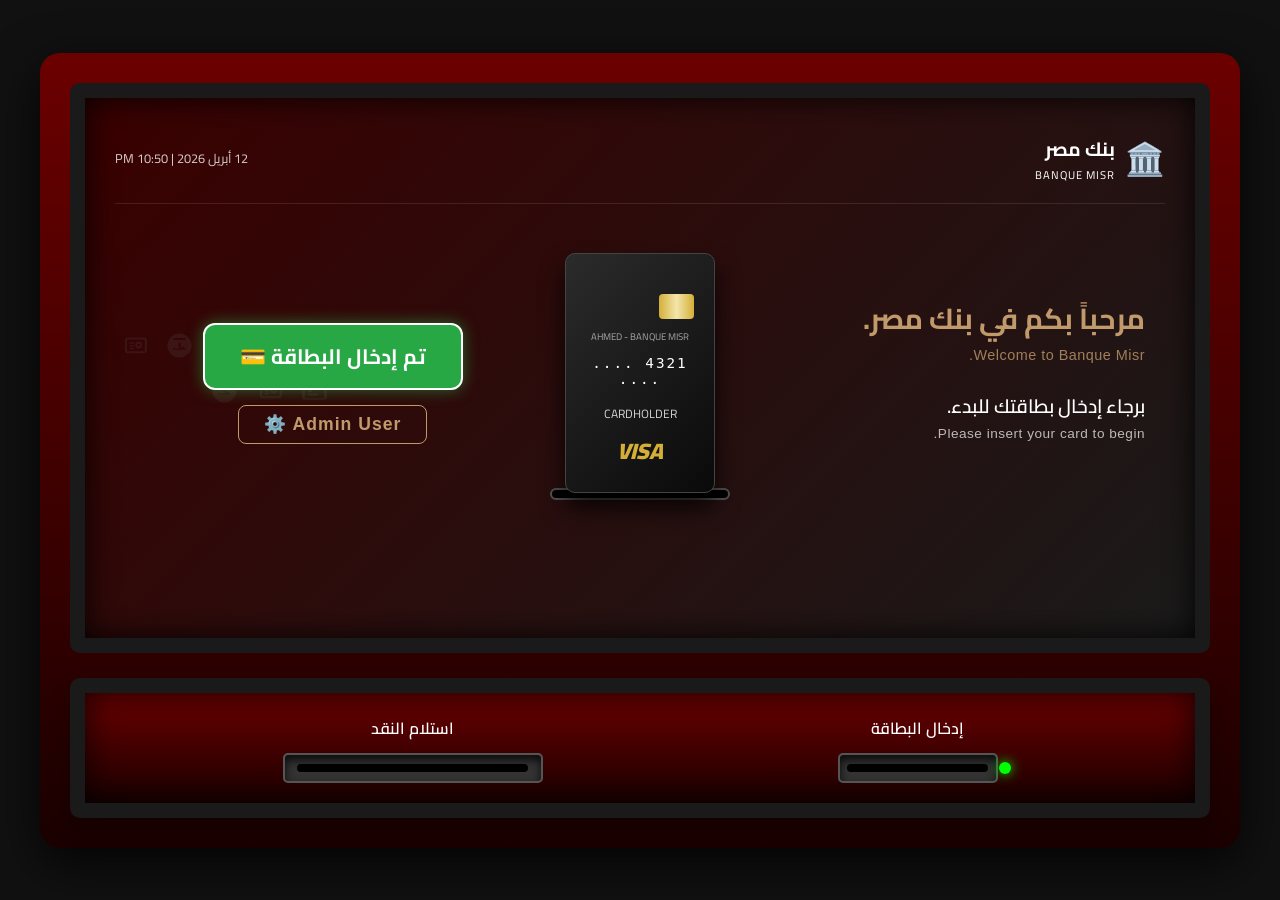
<file: index.html>
<!DOCTYPE html>
<html lang="ar" dir="rtl">
<head>
    <meta charset="UTF-8">
    <meta name="viewport" content="width=device-width, initial-scale=1.0">
    <title>ATM - Banque Misr</title>
    <link rel="stylesheet" href="style.css">
    <link href="https://fonts.googleapis.com/css2?family=Cairo:wght@400;600;700&family=Noto+Naskh+Arabic&display=swap" rel="stylesheet">
</head>
<body>
    
    <div class="atm-rectangular-casing">
        <div class="atm-interface">
            
            <div class="atm-screen-rectangular">
                
                <div class="symbols-pattern-left">
                    <div class="symbol symbol-coin"></div>
                    <div class="symbol symbol-card"></div>
                    <div class="symbol symbol-money"></div>
                    <div class="symbol symbol-coin"></div>
                    <div class="symbol symbol-money"></div>
                    <div class="symbol symbol-card"></div>
                    <div class="symbol symbol-money"></div>
                    <div class="symbol symbol-coin"></div>
                </div>

                <header class="screen-header">
                    <div class="bank-logo">
                        <div class="logo-icon">🏛️</div>
                        <div class="logo-text">
                            <span class="ar">بنك مصر</span>
                            <span class="en">BANQUE MISR</span>
                        </div>
                    </div>
                    <div class="date-time">12 أبريل 2026 | 10:50 PM</div>
                </header>
                
                <main class="screen-main-content">
                    
                    <div class="screen-messages-container">
                        <h1 class="welcome-message-ar">مرحباً بكم في بنك مصر.</h1>
                        <p class="welcome-message-en">Welcome to Banque Misr.</p>
                        
                        <h2 class="instruction-message-ar">برجاء إدخال بطاقتك للبدء.</h2>
                        <p class="instruction-message-en">Please insert your card to begin.</p>
                    </div>
                    
                    <div class="screen-card-and-slot-container">
                        
                        <div class="vertical-black-card floating-card">
                            <div class="card-chip"></div>
                            <div class="card-details">
                                <span class="partner-text">Ahmed - Banque Misr</span>
                                <span class="digits">4321 .... ....</span>
                                <span class="cardholder-name">CARDHOLDER</span>
                                <span class="card-brand">VISA</span>
                            </div>
                        </div>
                        
                        <div class="card-slot-visual"></div>
                    </div>

                    <div style="text-align: center; margin-top: 20px; z-index: 10; display: flex; flex-direction: column; align-items: center; gap: 15px;">
                        <button class="insert-card-btn">تم إدخال البطاقة 💳</button>
                        <button class="admin-login-btn" id="admin-entrance-btn">Admin User ⚙️</button>
                    </div>
                    <div class="empty-left-column"></div>

                </main>
            </div>
            
            <div class="atm-lower-console-rectangular">
                <div class="console-section">
                    <span class="console-label">إدخال البطاقة</span>
                    <div class="hardware-slot">
                        <div class="slot-opening"></div>
                        <div class="indicator-light glowing-slot"></div>
                    </div>
                </div>

                <div class="console-section">
                    <span class="console-label">استلام النقد</span>
                    <div class="hardware-slot cash-slot-wide">
                        <div class="slot-opening"></div>
                    </div>
                </div>
            </div>
            
        </div>
    </div>
    <script src="app.js"></script>
</body>
</html>
</file>
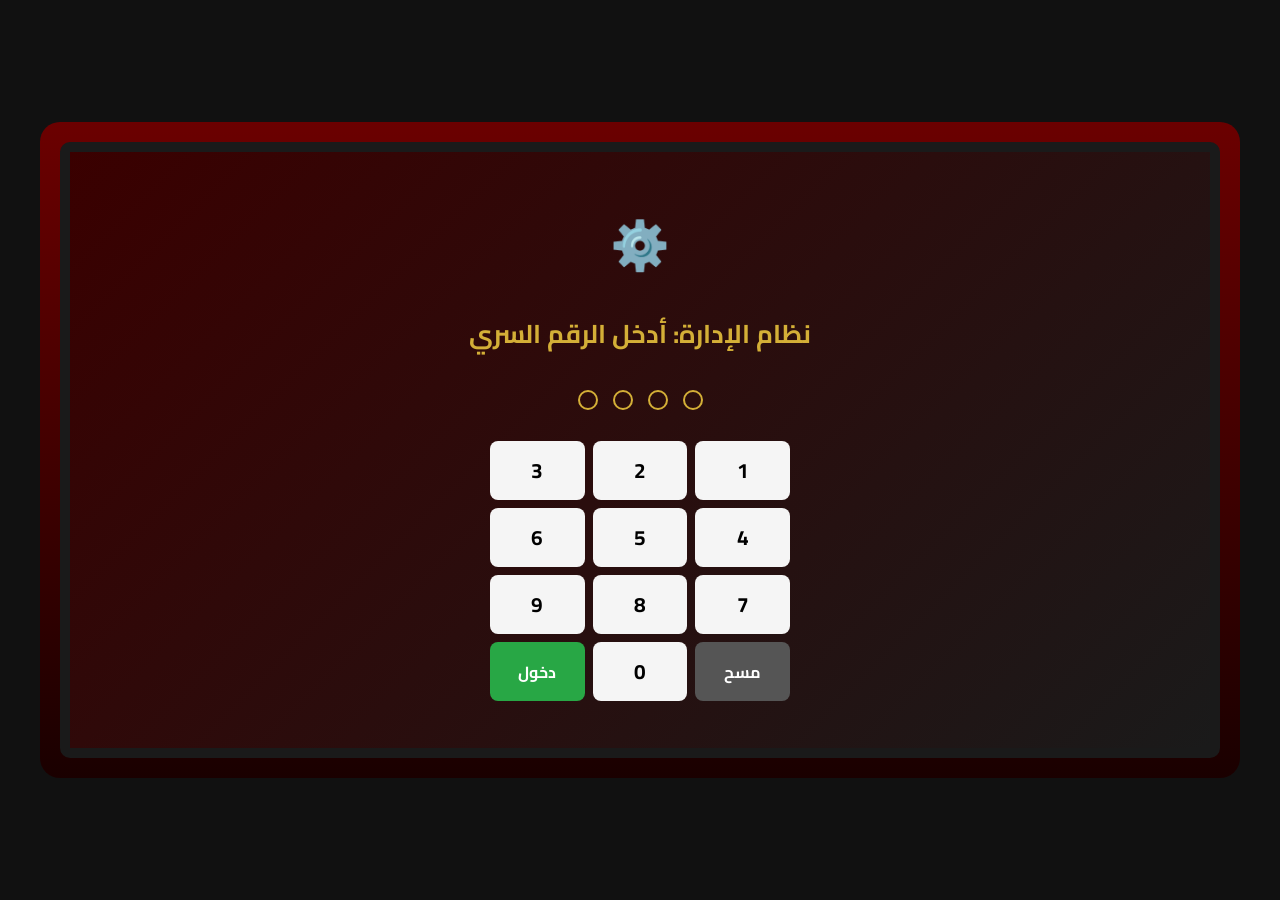
<file: admin-login.html>
<!DOCTYPE html>
<html lang="ar" dir="rtl">
<head>
    <meta charset="UTF-8">
    <title>ATM - Admin Login</title>
    <link rel="stylesheet" href="admin-style.css">
    <link href="https://fonts.googleapis.com/css2?family=Cairo:wght@700&display=swap" rel="stylesheet">
</head>
<body>
    <div class="atm-rectangular-casing">
        <div class="atm-interface">
            <div class="atm-screen-rectangular">
                <main class="admin-main">
                    <div class="admin-icon">⚙️</div>
                    <h1 class="title">نظام الإدارة: أدخل الرقم السري</h1>
                    <div class="pin-display">
                        <div class="pin-dot"></div><div class="pin-dot"></div><div class="pin-dot"></div><div class="pin-dot"></div>
                    </div>
                    <div class="keypad">
                        <button class="n-btn">1</button><button class="n-btn">2</button><button class="n-btn">3</button>
                        <button class="n-btn">4</button><button class="n-btn">5</button><button class="n-btn">6</button>
                        <button class="n-btn">7</button><button class="n-btn">8</button><button class="n-btn">9</button>
                        <button class="n-btn del">مسح</button><button class="n-btn">0</button><button class="n-btn confirm">دخول</button>
                    </div>
                </main>
            </div>
        </div>
    </div>
    <script src="app.js"></script>
</body>
</html>
</file>
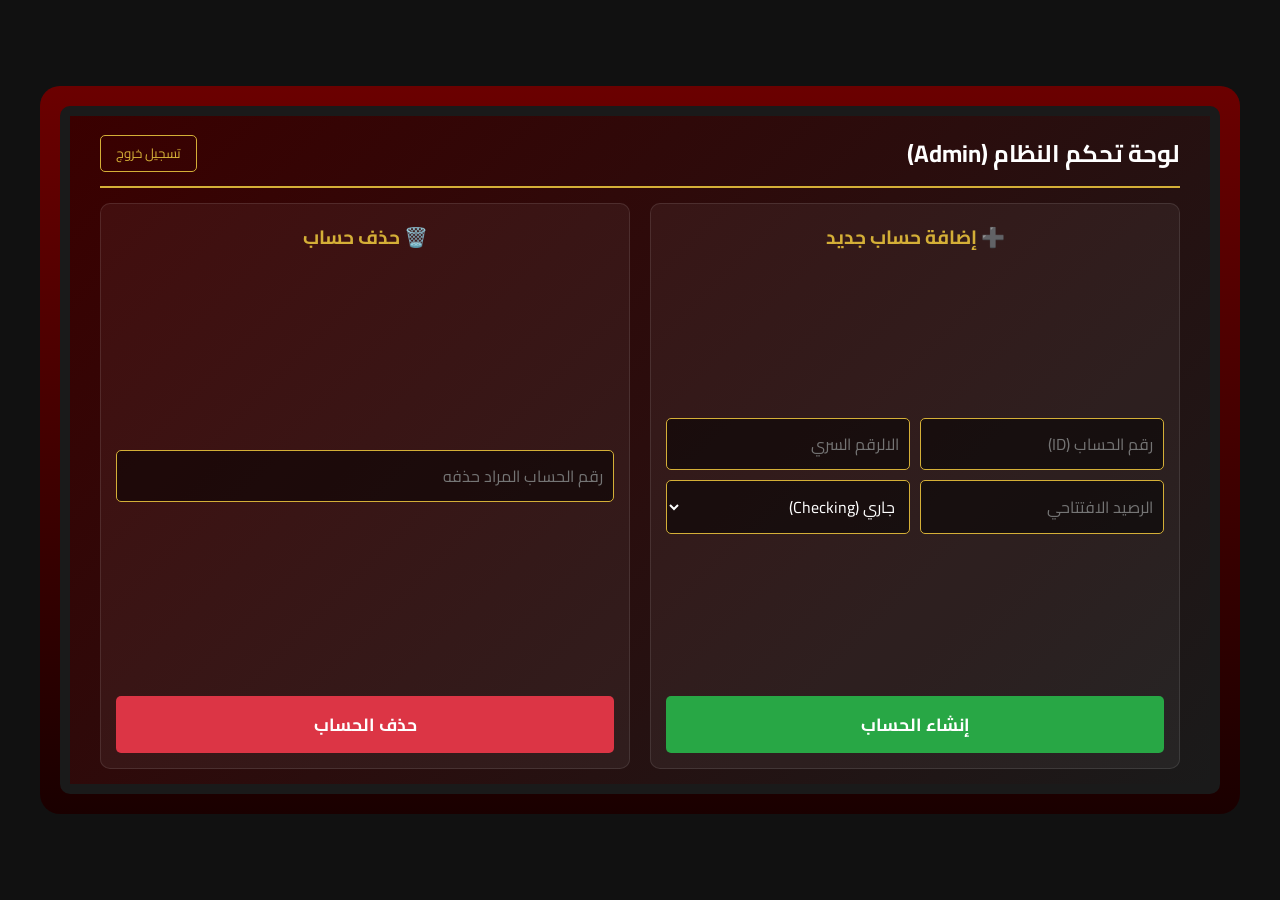
<file: admin.html>
<!DOCTYPE html>
<html lang="ar" dir="rtl">
<head>
    <meta charset="UTF-8">
    <title>ATM - Admin Dashboard</title>
    <link rel="stylesheet" href="admin-style.css">
    <link href="https://fonts.googleapis.com/css2?family=Cairo:wght@700&display=swap" rel="stylesheet">
</head>
<body>
    <div class="atm-rectangular-casing">
        <div class="atm-interface">
            <div class="atm-screen-rectangular">
                <header class="dash-header">
                    <h2>لوحة تحكم النظام (Admin)</h2>
                    <button class="logout-btn" id="admin-logout">تسجيل خروج</button>
                </header>
                
                <main class="dash-content">
                    <div class="admin-panel">
                        <h3 class="panel-title">➕ إضافة حساب جديد</h3>
                        <div class="form-grid">
                            <input type="text" id="new-acc-id" placeholder="رقم الحساب (ID)" class="admin-input">
                            <input type="password" id="new-acc-pin" placeholder="الالرقم السري" class="admin-input">
                            <input type="number" id="new-acc-balance" placeholder="الرصيد الافتتاحي" class="admin-input">
                            <select id="new-acc-type" class="admin-input">
                                <option value="1">جاري (Checking)</option>
                                <option value="2">توفير (Savings)</option>
                            </select>
                        </div>
                        <button class="submit-btn green" id="add-acc-btn">إنشاء الحساب</button>
                    </div>

                    <div class="admin-panel">
                        <h3 class="panel-title">🗑️ حذف حساب</h3>
                        <div class="form-grid single">
                            <input type="text" id="del-acc-id" placeholder="رقم الحساب المراد حذفه" class="admin-input">
                        </div>
                        <button class="submit-btn red" id="del-acc-btn">حذف الحساب</button>
                    </div>
                </main>
            </div>
        </div>
    </div>
    <script src="app.js"></script>
</body>
</html>
</file>
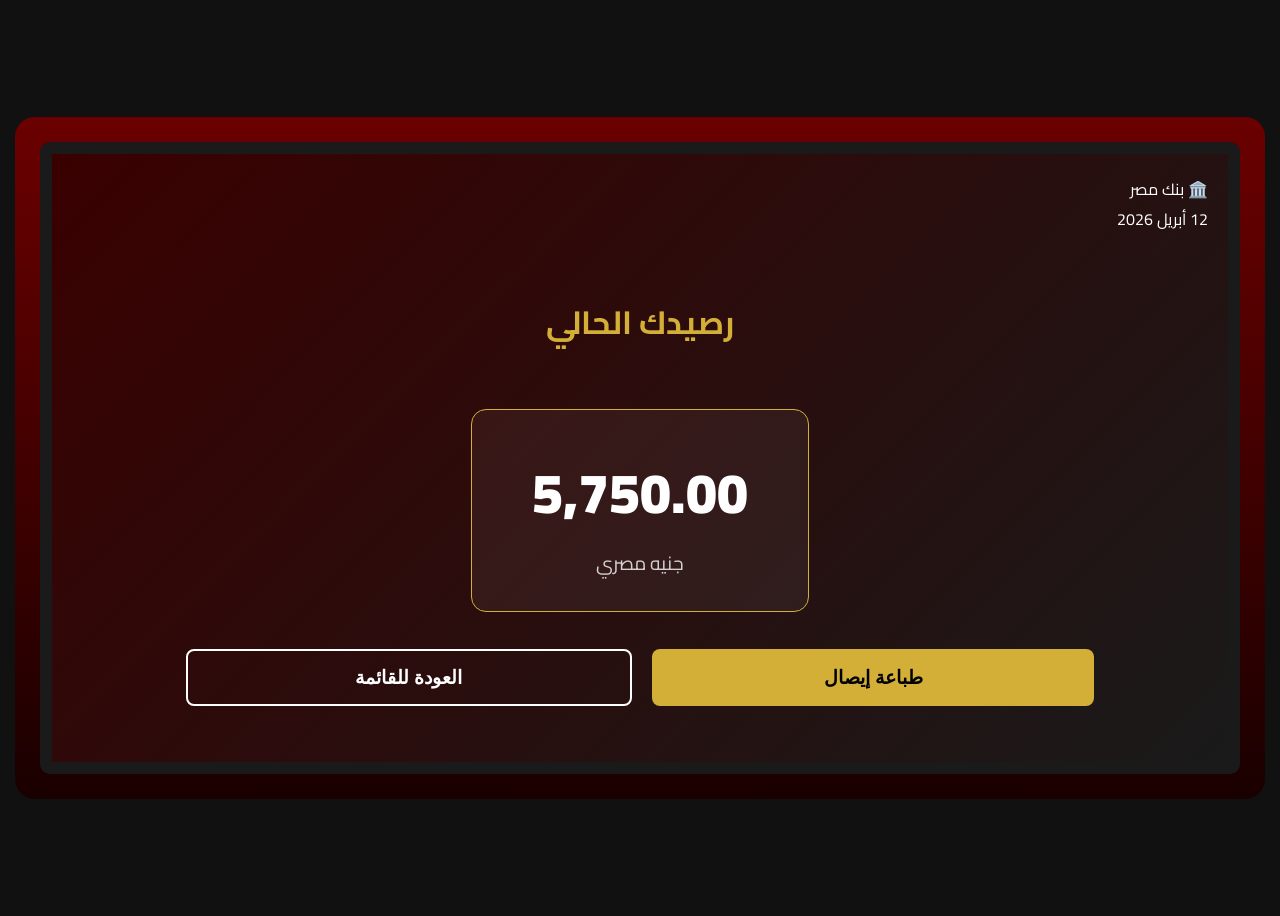
<file: balance.html>
<!DOCTYPE html>
<html lang="ar" dir="rtl">
<head>
    <meta charset="UTF-8">
    <title>ATM - Balance Inquiry</title>
    <link rel="stylesheet" href="balance-style.css">
    <link href="https://fonts.googleapis.com/css2?family=Cairo:wght@400;700&display=swap" rel="stylesheet">
</head>
<body>
    <div class="atm-rectangular-casing">
        <div class="atm-interface">
            <div class="atm-screen-rectangular">
                <header class="screen-header">
                    <div class="bank-logo">🏛️ <span>بنك مصر</span></div>
                    <div class="date-time">12 أبريل 2026</div>
                </header>
                <main class="balance-content">
                    <h1 class="title">رصيدك الحالي</h1>
                    <div class="balance-card">
                        <span class="amount">5,750.00</span>
                        <span class="currency">جنيه مصري</span>
                    </div>
                    <div class="options-container">
                        <button class="action-btn gold-btn">طباعة إيصال</button>
                        <button class="action-btn outline-btn">العودة للقائمة</button>
                    </div>
                </main>
            </div>
        </div>
    </div>
    <script src="app.js"></script>
</body>
</html>
</file>
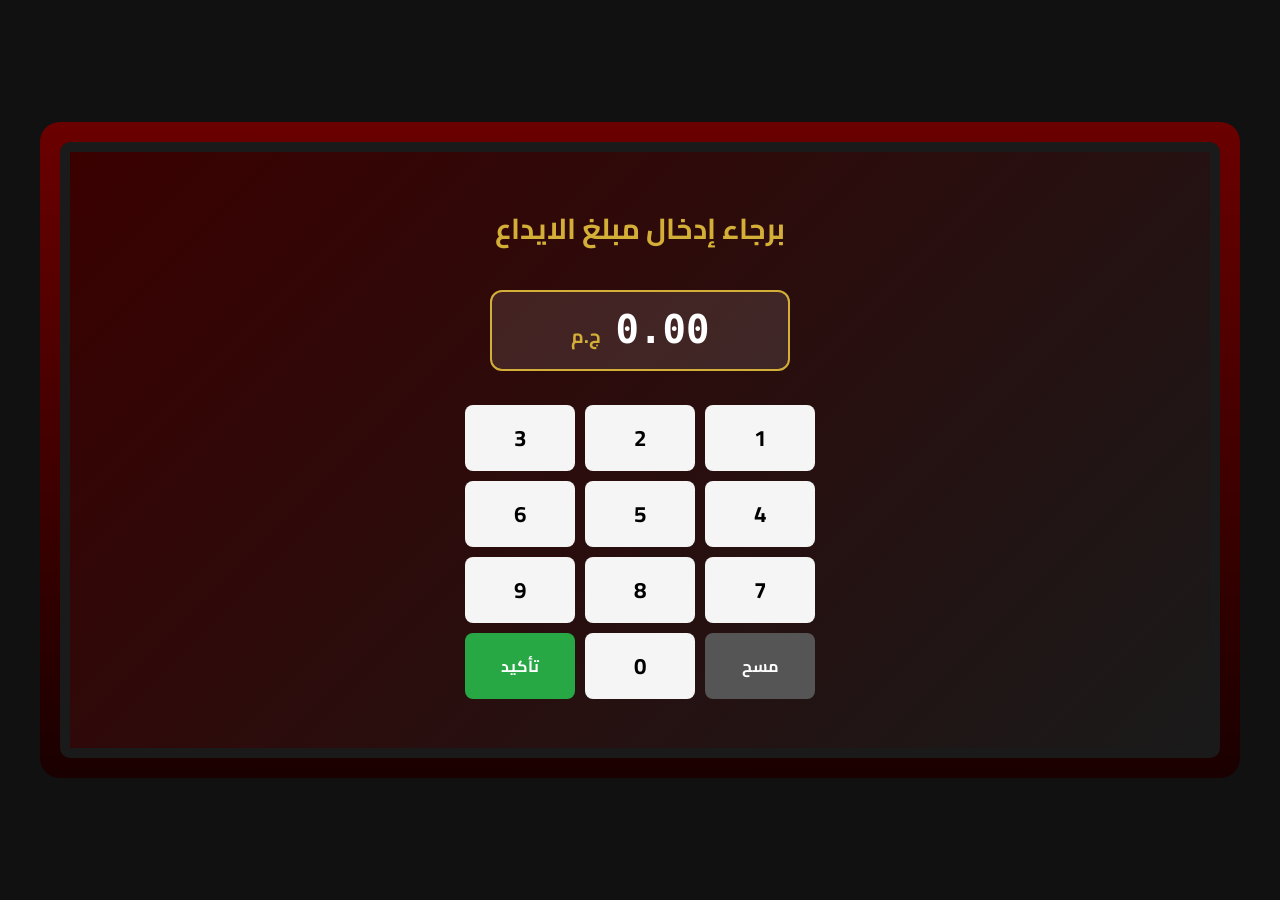
<file: deposit.html>
<!DOCTYPE html>
<html lang="ar" dir="rtl">
<head>
    <meta charset="UTF-8">
    <title>ATM - Deposit / Other Amount</title>
    <link rel="stylesheet" href="deposit-style.css">
    <link href="https://fonts.googleapis.com/css2?family=Cairo:wght@700&display=swap" rel="stylesheet">
</head>
<body>
    <div class="atm-rectangular-casing">
        <div class="atm-interface">
            <div class="atm-screen-rectangular">
                <main class="deposit-main">
                    <h1 class="title">برجاء إدخال مبلغ الايداع</h1>
                    <div class="amount-input-box">
                        <span class="input-val">0.00</span>
                        <span class="curr">ج.م</span>
                    </div>
                    <div class="keypad">
                        <button class="n-btn">1</button><button class="n-btn">2</button><button class="n-btn">3</button>
                        <button class="n-btn">4</button><button class="n-btn">5</button><button class="n-btn">6</button>
                        <button class="n-btn">7</button><button class="n-btn">8</button><button class="n-btn">9</button>
                        <button class="n-btn del">مسح</button><button class="n-btn">0</button><button class="n-btn confirm">تأكيد</button>
                    </div>
                </main>
            </div>
        </div>
    </div>
    <script src="app.js"></script>
</body>
</html>
</file>
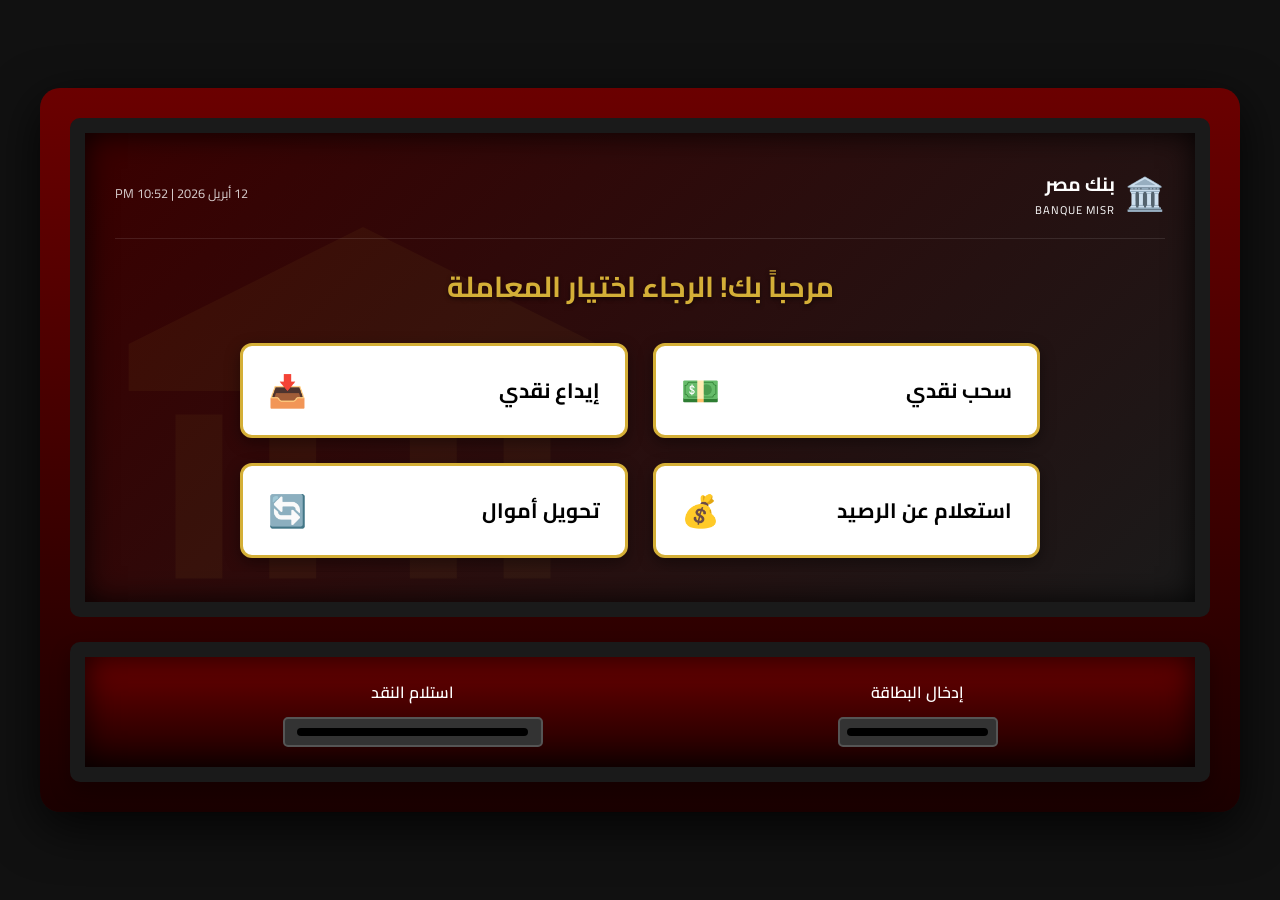
<file: menu.html>
<!DOCTYPE html>
<html lang="ar" dir="rtl">
<head>
    <meta charset="UTF-8">
    <meta name="viewport" content="width=device-width, initial-scale=1.0">
    <title>ATM - Menu Page</title>
    <link rel="stylesheet" href="menu-style.css">
    <link href="https://fonts.googleapis.com/css2?family=Cairo:wght@400;600;700&family=Noto+Naskh+Arabic&display=swap" rel="stylesheet">
</head>
<body>
    
    <div class="atm-rectangular-casing">
        <div class="atm-interface">
            
            <div class="atm-screen-rectangular">
                
                <div class="bg-watermark">
                    <svg viewBox="0 0 24 24" fill="currentColor" xmlns="http://www.w3.org/2000/svg">
                        <path d="M2 21H22V19H2V21ZM12 2L2 7V9H22V7L12 2ZM4 17H6V10H4V17ZM8 17H10V10H8V17ZM14 17H16V10H14V17ZM18 17H20V10H18V17Z"/>
                    </svg>
                </div>

                <header class="screen-header">
                    <div class="bank-logo">
                        <div class="logo-icon">🏛️</div>
                        <div class="logo-text">
                            <span class="ar">بنك مصر</span>
                            <span class="en">BANQUE MISR</span>
                        </div>
                    </div>
                    <div class="date-time">12 أبريل 2026 | 10:52 PM</div>
                </header>
                
                <main class="menu-main-content">
                    <h1 class="menu-title">مرحباً بك! الرجاء اختيار المعاملة</h1>
                    
                    <div class="buttons-grid">
                        <button class="menu-btn">
                            <span class="btn-text">سحب نقدي</span>
                            <span class="btn-icon">💵</span>
                        </button>
                        
                        <button class="menu-btn">
                            <span class="btn-text">إيداع نقدي</span>
                            <span class="btn-icon">📥</span>
                        </button>
                        
                        <button class="menu-btn">
                            <span class="btn-text">استعلام عن الرصيد</span>
                            <span class="btn-icon">💰</span>
                        </button>
                        
                        <button class="menu-btn">
                            <span class="btn-text">تحويل أموال</span>
                            <span class="btn-icon">🔄</span>
                        </button>
                        
                        <button class="menu-btn">
                            <span class="btn-text">كشف حساب مختصر</span>
                            <span class="btn-icon">🧾</span>
                        </button>
                        
                        <button class="menu-btn">
                            <span class="btn-text">تغيير الرمز السري</span>
                            <span class="btn-icon">🔑</span>
                        </button>
                    </div>

                    <button class="cancel-btn">إلغاء واسترداد البطاقة</button>
                </main>
            </div>
            
            <div class="atm-lower-console-rectangular">
                <div class="console-section">
                    <span class="console-label">إدخال البطاقة</span>
                    <div class="hardware-slot"><div class="slot-opening"></div></div>
                </div>
                <div class="console-section">
                    <span class="console-label">استلام النقد</span>
                    <div class="hardware-slot cash-slot-wide"><div class="slot-opening"></div></div>
                </div>
            </div>
            
        </div>
    </div>
    <script src="app.js"></script>
</body>
</html>
</file>
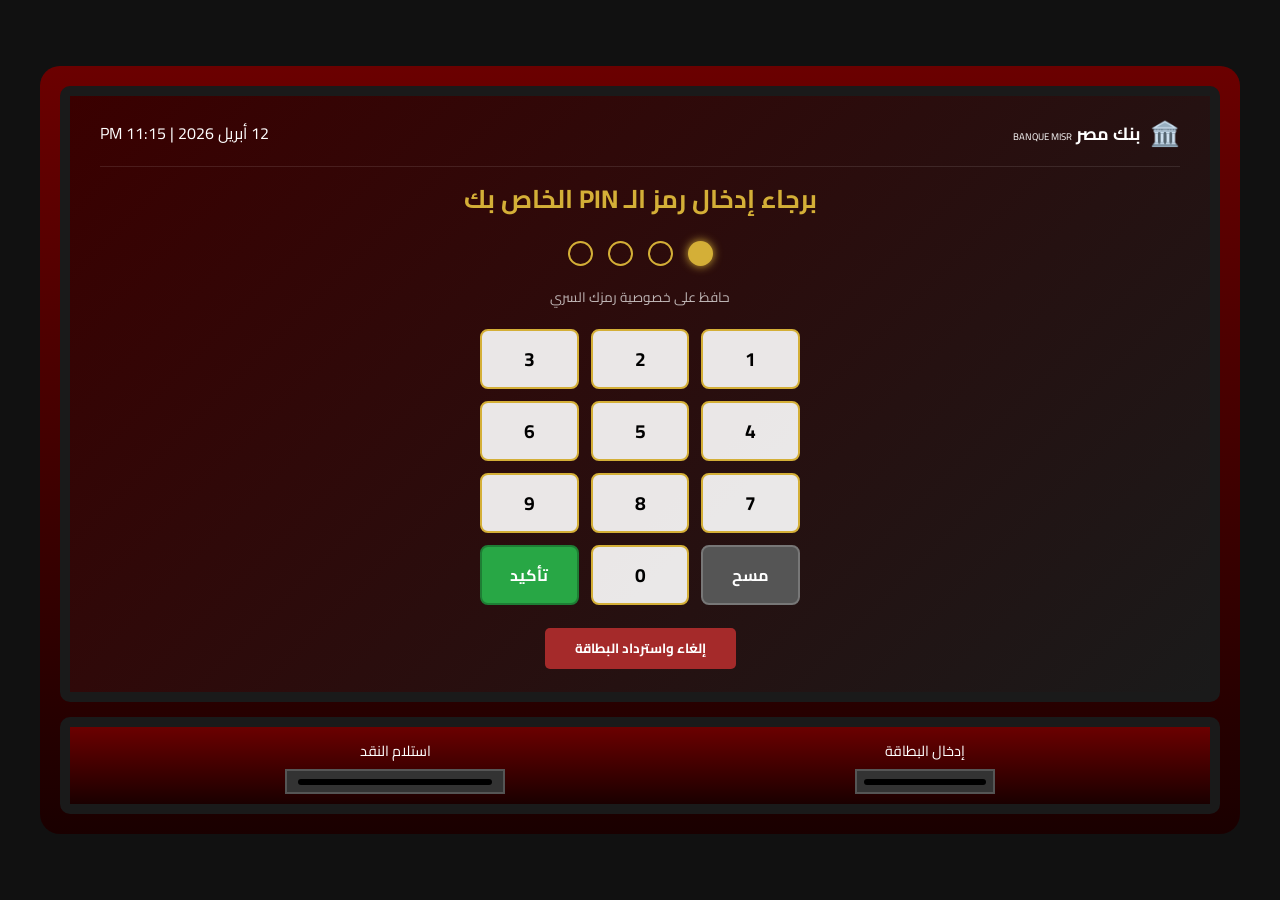
<file: pin.html>
<!DOCTYPE html>
<html lang="ar" dir="rtl">
<head>
    <meta charset="UTF-8">
    <meta name="viewport" content="width=device-width, initial-scale=1.0">
    <title>ATM - PIN Entry</title>
    <link rel="stylesheet" href="pin-style.css">
    <link href="https://fonts.googleapis.com/css2?family=Cairo:wght@400;600;700&display=swap" rel="stylesheet">
</head>
<body>
    <div class="atm-rectangular-casing">
        <div class="atm-interface">
            <div class="atm-screen-rectangular">
                <header class="screen-header">
                    <div class="bank-logo">
                        <div class="logo-icon">🏛️</div>
                        <div class="logo-text">
                            <span class="ar">بنك مصر</span>
                            <span class="en">BANQUE MISR</span>
                        </div>
                    </div>
                    <div class="date-time">12 أبريل 2026 | 11:15 PM</div>
                </header>
                
                <main class="pin-main-content">
                    <h1 class="pin-instruction">برجاء إدخال رمز الـ PIN الخاص بك</h1>
                    
                    <div class="pin-display">
                        <div class="pin-dot active"></div>
                        <div class="pin-dot"></div>
                        <div class="pin-dot"></div>
                        <div class="pin-dot"></div>
                    </div>

                    <p class="security-msg">حافظ على خصوصية رمزك السري</p>

                    <div class="keypad-grid">
                        <button class="key-btn">1</button>
                        <button class="key-btn">2</button>
                        <button class="key-btn">3</button>
                        <button class="key-btn">4</button>
                        <button class="key-btn">5</button>
                        <button class="key-btn">6</button>
                        <button class="key-btn">7</button>
                        <button class="key-btn">8</button>
                        <button class="key-btn">9</button>
                        <button class="key-btn clear">مسح</button>
                        <button class="key-btn">0</button>
                        <button class="key-btn confirm">تأكيد</button>
                    </div>

                    <button class="cancel-footer-btn">إلغاء واسترداد البطاقة</button>
                </main>
            </div>
            
            <div class="atm-lower-console-rectangular">
                <div class="console-section">
                    <span class="console-label">إدخال البطاقة</span>
                    <div class="hardware-slot"><div class="slot-opening"></div></div>
                </div>
                <div class="console-section">
                    <span class="console-label">استلام النقد</span>
                    <div class="hardware-slot cash-slot-wide"><div class="slot-opening"></div></div>
                </div>
            </div>
        </div>
    </div>
    <script src="app.js"></script>
</body>
</html>
</file>
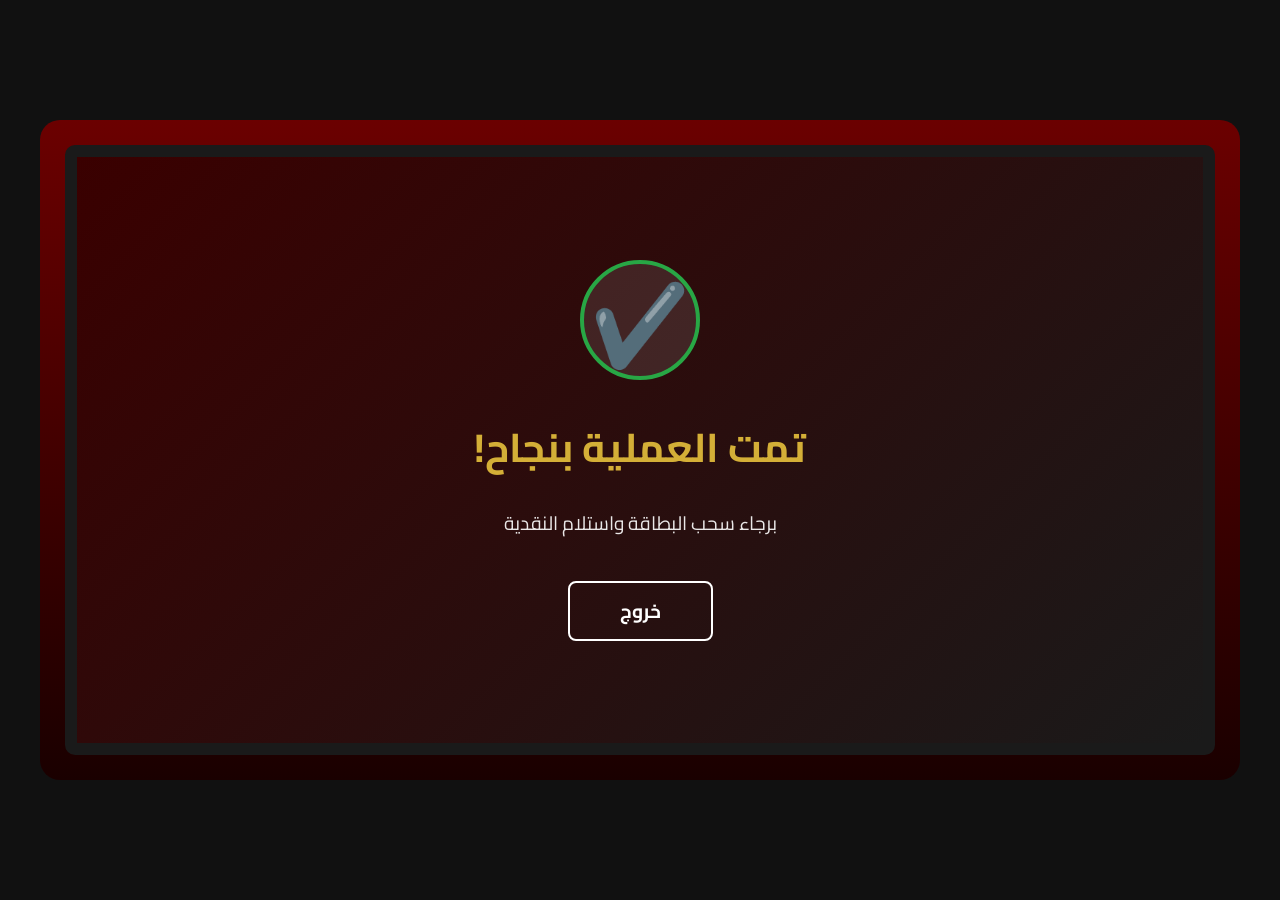
<file: success.html>
<!DOCTYPE html>
<html lang="ar" dir="rtl">
<head>
    <meta charset="UTF-8">
    <title>ATM - Success</title>
    <link rel="stylesheet" href="success-style.css">
    <link href="https://fonts.googleapis.com/css2?family=Cairo:wght@700&display=swap" rel="stylesheet">
</head>
<body>
    <div class="atm-rectangular-casing">
        <div class="atm-interface">
            <div class="atm-screen-rectangular">
                <main class="success-content">
                    <div class="check-icon">✔️</div>
                    <h1 class="msg">تمت العملية بنجاح!</h1>
                    <p class="sub-msg">برجاء سحب البطاقة واستلام النقدية</p>
                    <button class="exit-btn">خروج</button>
                </main>
            </div>
        </div>
    </div>
    <script src="app.js"></script>
</body>
</html>
</file>
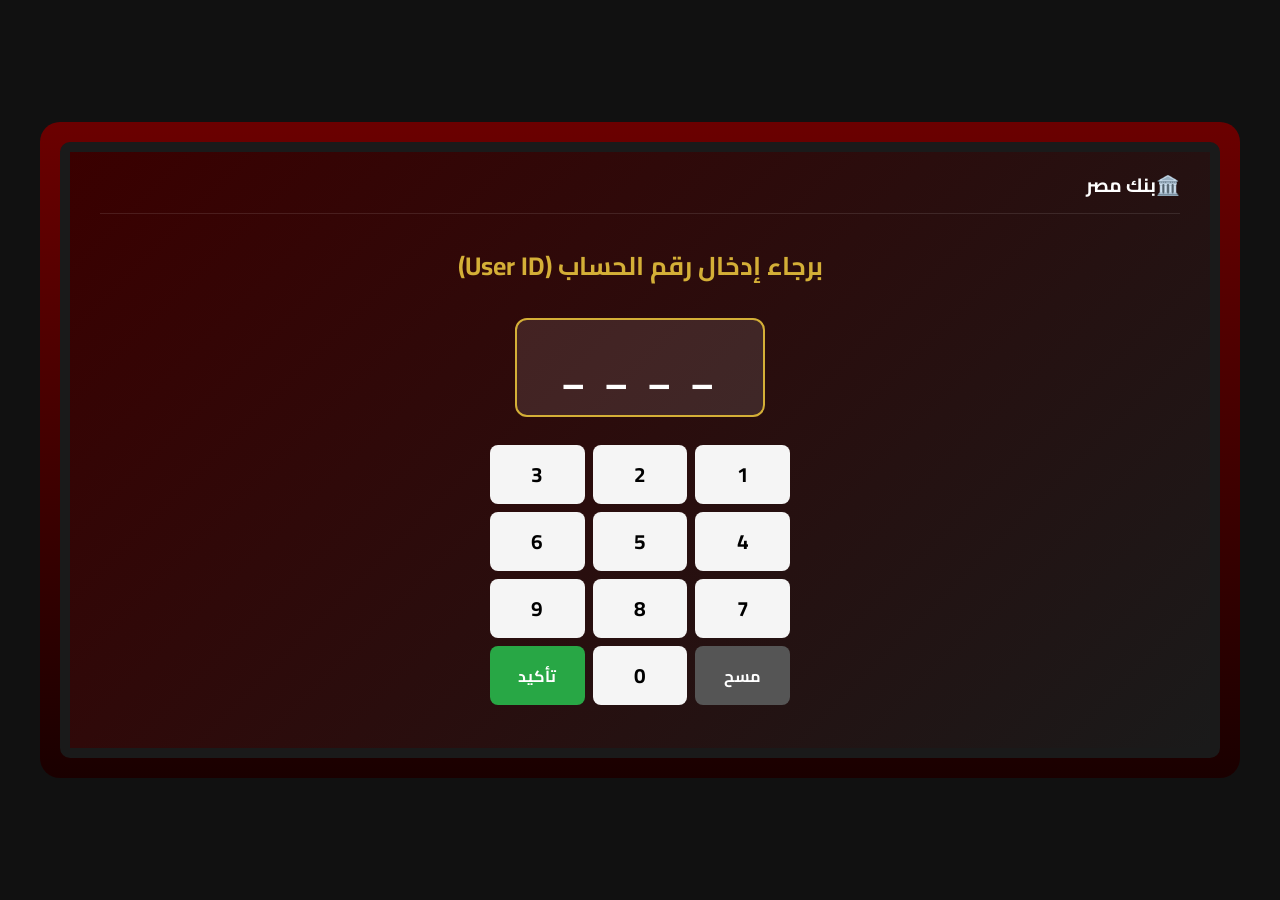
<file: userid.html>
<!DOCTYPE html>
<html lang="ar" dir="rtl">
<head>
    <meta charset="UTF-8">
    <title>ATM - Enter User ID</title>
    <link rel="stylesheet" href="admin-style.css">
    <link href="https://fonts.googleapis.com/css2?family=Cairo:wght@700&display=swap" rel="stylesheet">
</head>
<body>
    <div class="atm-rectangular-casing">
        <div class="atm-interface">
            <div class="atm-screen-rectangular">
                <header class="screen-header">
                    <div class="bank-logo">🏛️ <span>بنك مصر</span></div>
                </header>
                <main class="userid-main">
                    <h1 class="title">برجاء إدخال رقم الحساب (User ID)</h1>
                    <div class="input-box"><span class="input-val">_ _ _ _</span></div>
                    <div class="keypad">
                        <button class="n-btn">1</button><button class="n-btn">2</button><button class="n-btn">3</button>
                        <button class="n-btn">4</button><button class="n-btn">5</button><button class="n-btn">6</button>
                        <button class="n-btn">7</button><button class="n-btn">8</button><button class="n-btn">9</button>
                        <button class="n-btn del">مسح</button><button class="n-btn">0</button><button class="n-btn confirm">تأكيد</button>
                    </div>
                </main>
            </div>
        </div>
    </div>
    <script src="app.js"></script>
</body>
</html>
</file>
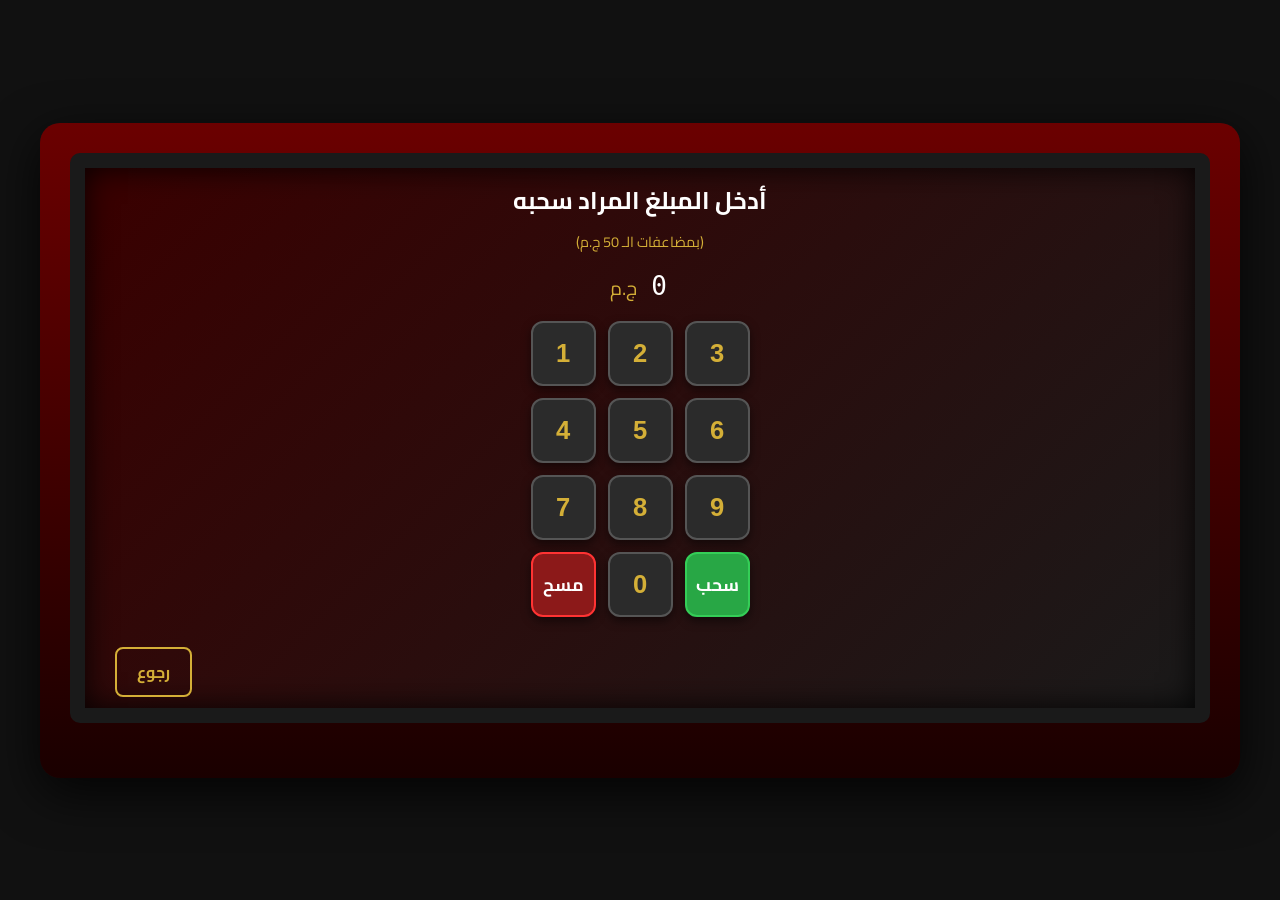
<file: withdraw-other.html>
<!DOCTYPE html>
<html lang="ar" dir="rtl">
<head>
    <meta charset="UTF-8">
    <title>ATM - سحب مبلغ آخر</title>
    <link rel="stylesheet" href="style.css">
    <link href="https://fonts.googleapis.com/css2?family=Cairo:wght@700&display=swap" rel="stylesheet">
    
    <style>
        .custom-keypad {
            display: grid;
            grid-template-columns: repeat(3, 65px); 
            gap: 12px; 
            justify-content: center;
            margin: 15px auto;
            direction: ltr;
        }

        .custom-keypad .n-btn {
            width: 65px; 
            height: 65px; 
            border-radius: 12px; 
            background: #2b2b2b;
            color: #D4AF37;
            font-size: 1.6em; 
            font-weight: bold;
            border: 2px solid #555;
            cursor: pointer;
            box-shadow: 0 4px 10px rgba(0,0,0,0.5);
            transition: all 0.2s ease;
            font-family: Arial, sans-serif;
            display: flex;
            align-items: center;
            justify-content: center;
        }

        .custom-keypad .n-btn:hover {
            background: #3a3a3a;
            border-color: #D4AF37;
            transform: translateY(-2px);
            box-shadow: 0 6px 15px rgba(212, 175, 55, 0.3);
        }

        .custom-keypad .n-btn:active {
            transform: translateY(2px);
            box-shadow: 0 2px 5px rgba(0,0,0,0.5);
        }

        .custom-keypad .n-btn.del {
            background: #8c1919;
            color: white;
            border-color: #ff3333;
            font-size: 1.1em;
            font-family: 'Cairo', sans-serif;
        }

        .custom-keypad .n-btn.confirm {
            background: #28a745;
            color: white;
            border-color: #34ce57;
            font-size: 1.1em;
            font-family: 'Cairo', sans-serif;
        }

        .atm-screen-rectangular {
    aspect-ratio: 16 / 8; 
    background: linear-gradient(135deg, var(--screen-dark-red) 0%, #1a1a1a 100%);
    border-radius: 10px;
    border: 15px solid #1a1a1a;
    padding: 30px;
    color: var(--white);
    position: relative;
    overflow: hidden;
    display: flex;
    flex-direction: column;
    box-shadow: inset 0 0 30px rgba(0,0,0,0.9);
}
    </style>
</head>
<body>
    <div class="atm-rectangular-casing">
        <div class="atm-interface">
            <div class="atm-screen-rectangular">
                <main class="withdraw-other-main" style="display: flex; flex-direction: column; align-items: center; justify-content: center; height: 100%; color: white; width: 100%;">
                    
                    <h1 style="margin-bottom: 5px; font-size: 1.5em; color: white;">أدخل المبلغ المراد سحبه</h1>
                    <p style="color: #D4AF37; margin-bottom: 15px; font-size: 0.9em;">(بمضاعفات الـ 50 ج.م)</p>
                    
                    <div class="display-screen">
                        <span class="input-val" style="font-size: 2em; letter-spacing: 3px; font-family: monospace;">0</span>
                        <span style="color: #D4AF37; margin-right: 10px; font-size: 1.2em;">ج.م</span>
                    </div>
                    
                    <div class="custom-keypad">
                        <button class="n-btn">1</button>
                        <button class="n-btn">2</button>
                        <button class="n-btn">3</button>
                        <button class="n-btn">4</button>
                        <button class="n-btn">5</button>
                        <button class="n-btn">6</button>
                        <button class="n-btn">7</button>
                        <button class="n-btn">8</button>
                        <button class="n-btn">9</button>
                        <button class="n-btn del">مسح</button>
                        <button class="n-btn">0</button>
                        <button class="n-btn confirm">سحب</button>
                    </div>

                    <div style="margin-top: 15px; width: 100%; display: flex; justify-content: flex-end; padding-right: 40px;">
                        <button class="cancel-btn" style="padding: 8px 20px; border-radius: 8px; border: 2px solid #D4AF37; background: transparent; color: #D4AF37; cursor: pointer; font-weight: bold; font-size: 1em; transition: 0.3s;">رجوع</button>
                    </div>

                </main>
            </div>
        </div>
    </div>
    <script src="app.js"></script>
</body>
</html>
</file>
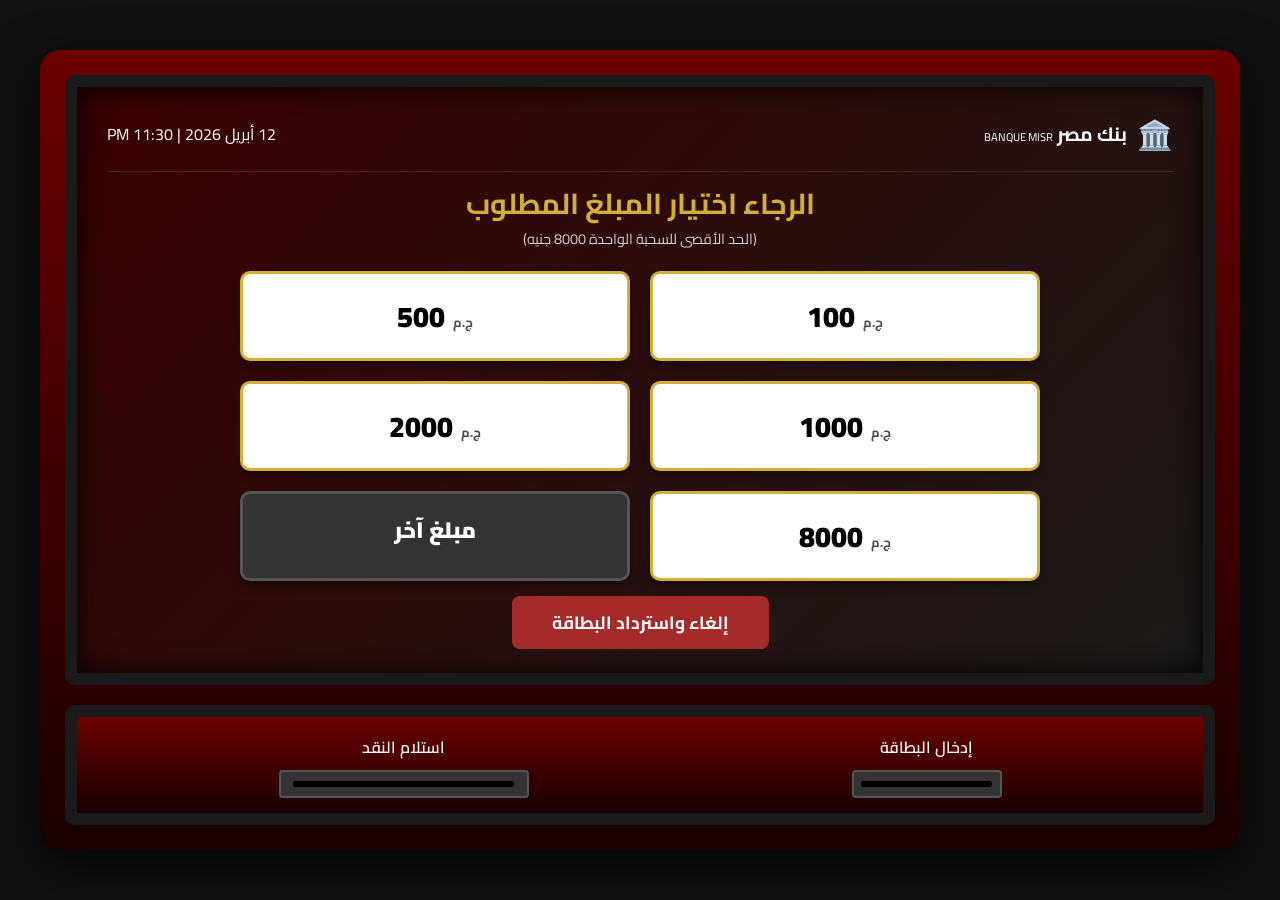
<file: withdraw.html>
<!DOCTYPE html>
<html lang="ar" dir="rtl">
<head>
    <meta charset="UTF-8">
    <meta name="viewport" content="width=device-width, initial-scale=1.0">
    <title>ATM - Fast Cash Withdrawal</title>
    <link rel="stylesheet" href="withdraw-style.css">
    <link href="https://fonts.googleapis.com/css2?family=Cairo:wght@400;700;900&display=swap" rel="stylesheet">
</head>
<body>
    <div class="atm-rectangular-casing">
        <div class="atm-interface">
            <div class="atm-screen-rectangular">
                
                <header class="screen-header">
                    <div class="bank-logo">
                        <div class="logo-icon">🏛️</div>
                        <div class="logo-text">
                            <span class="ar">بنك مصر</span>
                            <span class="en">BANQUE MISR</span>
                        </div>
                    </div>
                    <div class="date-time">12 أبريل 2026 | 11:30 PM</div>
                </header>
                
                <main class="withdraw-main-content">
                    <h1 class="withdraw-title">الرجاء اختيار المبلغ المطلوب</h1>
                    <p class="withdraw-subtitle">(الحد الأقصى للسحبة الواحدة 8000 جنيه)</p>
                    
                    <div class="amounts-grid">
                        <button class="amount-btn"><span class="currency">ج.م</span> 100</button>
                        <button class="amount-btn"><span class="currency">ج.م</span> 500</button>
                        <button class="amount-btn"><span class="currency">ج.م</span> 1000</button>
                        
                        <button class="amount-btn"><span class="currency">ج.م</span> 2000</button>
                        <button class="amount-btn"><span class="currency">ج.م</span> 8000</button>
                        <button class="amount-btn other-amount">مبلغ آخر</button>
                    </div>

                    <button class="cancel-btn">إلغاء واسترداد البطاقة</button>
                </main>
            </div>
            
            <div class="atm-lower-console-rectangular">
                <div class="console-section">
                    <span class="console-label">إدخال البطاقة</span>
                    <div class="hardware-slot"><div class="slot-opening"></div></div>
                </div>
                <div class="console-section">
                    <span class="console-label">استلام النقد</span>
                    <div class="hardware-slot cash-slot-wide">
                        <div class="slot-opening"></div>
                        <div class="cash-indicator"></div> </div>
                </div>
            </div>
        </div>
    </div>
    <script src="app.js"></script>
</body>
</html>
</file>
<file: style.css>
:root {
    --atm-casing-gradient-top: #6B0000; 
    --atm-casing-gradient-bottom: #1A0000; 
    --screen-dark-red: #3A0000; 
    --gold: #D4AF37;
    --white: #FFFFFF;
    --black: #000000;
    --light-gold: #C19A6B;
}

* {
    box-sizing: border-box;
    margin: 0;
    padding: 0;
    font-family: 'Cairo', sans-serif;
}

body {
    background-color: #111; 
    display: flex;
    justify-content: center;
    align-items: center;
    min-height: 100vh;
    overflow: hidden;
}

.atm-rectangular-casing {
    width: 95vw; 
    max-width: 1200px; 
    background: linear-gradient(to bottom, var(--atm-casing-gradient-top), var(--atm-casing-gradient-bottom));
    border-radius: 20px;
    padding: 30px;
    box-shadow: 0 15px 50px rgba(0,0,0,0.8);
}

.atm-interface {
    display: grid;
    grid-template-rows: auto auto;
    gap: 25px;
    width: 100%;
}

.atm-screen-rectangular {
    aspect-ratio: 17 / 8.5; 
    background: linear-gradient(135deg, var(--screen-dark-red) 0%, #1a1a1a 100%);
    border-radius: 10px;
    border: 15px solid #1a1a1a;
    padding: 30px;
    color: var(--white);
    position: relative;
    overflow: hidden;
    display: flex;
    flex-direction: column;
    box-shadow: inset 0 0 30px rgba(0,0,0,0.9);
}

.symbols-pattern-left {
    position: absolute;
    left: 20px; 
    top: 50%;
    transform: translateY(-50%);
    width: 20%;
    height: 80%;
    display: flex;
    flex-wrap: wrap;
    gap: 20px;
    justify-content: flex-start;
    align-content: center;
    opacity: 0.15;
    pointer-events: none;
    z-index: 1;
}

.symbol {
    width: 25px; 
    height: 25px;
    background-size: contain;
    background-repeat: no-repeat;
    background-position: center;
    filter: grayscale(100%) brightness(60%);
}

.symbol-coin { background-image: url('data:image/svg+xml;utf8,<svg xmlns="http://www.w3.org/2000/svg" viewBox="0 0 512 512"><path fill="%23D4AF37" d="M256 8C119 8 8 119 8 256s111 248 248 248 248-111 248-248S393 8 256 8zm121.6 313.1c-1.7 1.7-29.2 27.2-29.2 27.2s-24.1-24.1-25.7-25.7c-17.3 17.3-43.5 28.1-72.7 28.1s-55.4-10.8-72.7-28.1c-1.7 1.7-25.7 25.7-25.7 25.7s-27.5-25.5-29.2-27.2c1.7-1.7 25.7-25.7 25.7-25.7 17.3 17.3 43.5 28.1 72.7 28.1s55.4-10.8 72.7-28.1c1.7-1.7 25.7-25.7 25.7-25.7s27.5 25.5 29.2 27.2zM256 304c-11.8 0-21.3-9.5-21.3-21.3V192h42.7v90.7c0 11.8-9.5 21.3-21.3 21.3zm120-160h-240v-42.7h240V144z"/></svg>'); }
.symbol-card { background-image: url('data:image/svg+xml;utf8,<svg xmlns="http://www.w3.org/2000/svg" viewBox="0 0 576 512"><path fill="%23D4AF37" d="M528 32H48C21.5 32 0 53.5 0 80v352c0 26.5 21.5 48 48 48h480c26.5 0 48-21.5 48-48V80c0-26.5-21.5-48-48-48zm-16 416H64V160h448v288zm0-352H64V80h448v80zM128 304h112v-48H128v48zm0 80h240v-48H128v48z"/></svg>'); }
.symbol-money { background-image: url('data:image/svg+xml;utf8,<svg xmlns="http://www.w3.org/2000/svg" viewBox="0 0 576 512"><path fill="%23D4AF37" d="M512 80H128c-35.3 0-64 28.7-64 64v240c0 35.3 28.7 64 64 64h384c35.3 0 64-28.7 64-64V144c0-35.3-28.7-64-64-64zM128 128h384c8.8 0 16 7.2 16 16v240c0 8.8-7.2 16-16 16H128c-8.8 0-16-7.2-16-16V144c0-8.8 7.2-16 16-16zm256 160c17.7 0 32-14.3 32-32s-14.3-32-32-32-32 14.3-32 32 14.3 32 32 32zm0-112c44.2 0 80 35.8 80 80s-35.8 80-80 80-80-35.8-80-80 35.8-80 80-80zM176 192h96v32h-96zm0 64h96v32h-96zm0 64h96v32h-96z"/></svg>'); }

.screen-header {
    display: flex;
    justify-content: space-between;
    align-items: center;
    border-bottom: 1px solid rgba(255,255,255,0.1);
    padding-bottom: 15px;
    z-index: 2;
}

.bank-logo { display: flex; align-items: center; }
.logo-icon { font-size: 2em; margin-left: 10px; }
.logo-text { display: flex; flex-direction: column; }
.logo-text .ar { font-weight: 700; color: var(--white); font-size: 1.2em; }
.logo-text .en { color: var(--white); font-size: 0.7em; letter-spacing: 1px; margin-top: -3px; }
.date-time { color: var(--white); font-size: 0.8em; opacity: 0.8; }

.screen-main-content {
    flex: 1;
    display: grid;
    grid-template-columns: 1fr auto 1fr; 
    align-items: center;
    width: 100%;
    z-index: 2;
}

.screen-messages-container {
    grid-column: 1; 
    text-align: right;
    padding-right: 20px;
}

.welcome-message-ar {
    color: var(--light-gold);
    font-size: 1.8em; 
    font-weight: 700;
    margin-bottom: 2px;
}

.welcome-message-en {
    font-family: sans-serif;
    font-size: 0.9em;
    color: var(--light-gold);
    opacity: 0.8;
    margin-bottom: 25px;
    letter-spacing: 0.5px;
}

.instruction-message-ar {
    color: var(--white);
    font-size: 1.2em;
    font-weight: 600;
    margin-bottom: 2px;
}

.instruction-message-en {
    font-family: sans-serif;
    font-size: 0.85em;
    color: var(--white);
    opacity: 0.7;
    letter-spacing: 0.5px;
}

.screen-card-and-slot-container {
    grid-column: 2; 
    display: flex;
    flex-direction: column;
    align-items: center;
    justify-content: center;
    transform: translateY(10px);
}

.empty-left-column {
    grid-column: 3; 
}

.vertical-black-card {
    width: 150px;
    height: 240px;
    background: linear-gradient(135deg, #2b2b2b 0%, #0a0a0a 100%);
    border-radius: 10px;
    border: 1px solid #444;
    padding: 20px;
    display: flex;
    flex-direction: column;
    justify-content: flex-end;
    box-shadow: 0 15px 25px rgba(0,0,0,0.8);
    color: var(--white);
    position: relative;
    z-index: 5;
}

@keyframes floatUpAndDown {
    0%, 100% { transform: translateY(0); }
    50% { transform: translateY(-12px); } 
}

.floating-card {
    animation: floatUpAndDown 2.5s ease-in-out infinite; 
}

.card-chip {
    width: 35px;
    height: 25px;
    background-color: var(--gold);
    border-radius: 4px;
    position: absolute;
    top: 40px;
    right: 20px;
    background-image: linear-gradient(to right, #d4af37, #f3e5ab, #d4af37);
}

.card-details {
    display: flex;
    flex-direction: column;
    text-align: center;
    width: 100%;
}

.partner-text { font-size: 0.6em; color: rgba(255,255,255,0.6); margin-bottom: 10px; text-transform: uppercase; }
.digits { font-size: 1.1em; letter-spacing: 2px; font-family: monospace; margin-bottom: 15px; }
.cardholder-name { font-size: 0.75em; text-transform: uppercase; opacity: 0.8; margin-bottom: 5px; }
.card-brand { font-size: 1.4em; font-weight: 900; font-style: italic; color: var(--gold); }

.card-slot-visual {
    width: 180px;
    height: 12px;
    background-color: var(--black);
    border-radius: 6px;
    border: 2px solid #555;
    margin-top: -5px;
    box-shadow: inset 0 5px 10px rgba(0,0,0,0.8);
    z-index: 4;
}

.atm-lower-console-rectangular {
    width: 100%;
    background: linear-gradient(to bottom, var(--atm-casing-gradient-top), var(--atm-casing-gradient-bottom));
    border: 15px solid #1a1a1a;
    border-radius: 10px;
    padding: 20px 50px;
    display: flex;
    justify-content: space-around;
    align-items: center;
    box-shadow: inset 0 0 30px rgba(0,0,0,0.8), 0 10px 20px rgba(0,0,0,0.3);
}

.console-section { display: flex; flex-direction: column; align-items: center; gap: 10px; }
.console-label { color: var(--white); font-weight: 600; font-size: 1em; }

.hardware-slot {
    width: 160px;
    height: 30px;
    background-color: #333;
    border-radius: 5px;
    border: 2px solid #555;
    position: relative;
    display: flex;
    justify-content: center;
    align-items: center;
    box-shadow: inset 0 5px 10px rgba(0,0,0,0.8);
}

.cash-slot-wide { width: 260px; }
.slot-opening { width: 90%; height: 8px; background-color: var(--black); border-radius: 4px; }

.indicator-light {
    position: absolute;
    right: -15px;
    top: 50%;
    transform: translateY(-50%);
    width: 12px;
    height: 12px;
    background-color: #0f0;
    border-radius: 50%;
    box-shadow: 0 0 12px #0f0;
    animation: blink 1s infinite alternate;
}

@keyframes blink {
    0% { opacity: 0.4; }
    100% { opacity: 1; }
}

.insert-card-btn {
    background: #28a745;
    color: var(--white);
    border: 2px solid var(--white);
    border-radius: 12px;
    padding: 12px 35px;
    font-size: 1.3em;
    font-weight: bold;
    cursor: pointer;
    box-shadow: 0 0 15px rgba(40, 167, 69, 0.6);
    animation: pulseBtn 1.5s infinite;
    transition: 0.3s;
    margin-top: 15px;
}

.insert-card-btn:hover { 
    transform: scale(1.05); 
    background: #218838; 
}

@keyframes pulseBtn {
    0% { box-shadow: 0 0 0 0 rgba(40, 167, 69, 0.7); }
    70% { box-shadow: 0 0 0 15px rgba(40, 167, 69, 0); }
    100% { box-shadow: 0 0 0 0 rgba(40, 167, 69, 0); }
}

.admin-login-btn {
    background: transparent;
    color: var(--light-gold);
    border: 1px solid var(--light-gold);
    border-radius: 8px;
    padding: 8px 25px;
    font-size: 1.1em;
    font-weight: 600;
    cursor: pointer;
    transition: 0.3s ease;
    font-family: sans-serif;
    letter-spacing: 1px;
}

.admin-login-btn:hover {
    background: var(--light-gold);
    color: var(--black);
    box-shadow: 0 0 15px rgba(193, 154, 107, 0.5);
    transform: translateY(-2px);
}
</file>
<file: admin-style.css>
:root { 
    --nebiti: #3A0000; 
    --gold: #D4AF37; 
    --white: #FFFFFF; 
    --error-red: #dc3545;
    --success-green: #28a745;
}
* { box-sizing: border-box; margin: 0; padding: 0; font-family: 'Cairo', sans-serif; }
body { background: #111; display: flex; justify-content: center; align-items: center; min-height: 100vh; overflow: hidden; }

/* الماكينة والشاشة */
.atm-rectangular-casing { width: 95vw; max-width: 1200px; background: linear-gradient(#6B0000, #1A0000); border-radius: 20px; padding: 20px; }
.atm-screen-rectangular { aspect-ratio: 16 / 8.5; background: linear-gradient(135deg, var(--nebiti), #1a1a1a); border: 10px solid #1a1a1a; border-radius: 10px; color: white; display: flex; flex-direction: column; padding: 15px 30px; }

/* الهيدر المشترك (في شاشة User ID) */
.screen-header { display: flex; justify-content: space-between; border-bottom: 1px solid rgba(255,255,255,0.1); padding-bottom: 10px; font-size: 1.2em; font-weight: bold; }
.bank-logo { display: flex; align-items: center; }

/* تنسيق الحاويات الداخلية */
.userid-main, .admin-main, .error-content { flex: 1; display: flex; flex-direction: column; align-items: center; justify-content: space-evenly; text-align: center; }
.title { color: var(--gold); font-size: 1.6em; }

/* =========================================
   2. شاشة إدخال رقم الحساب + تسجيل دخول المدير
   ========================================= */
.input-box { background: rgba(255,255,255,0.1); border: 2px solid var(--gold); border-radius: 12px; padding: 10px 40px; min-width: 250px; text-align: center; }
.input-val { font-size: 2.5em; font-weight: 900; letter-spacing: 5px; }

/* لوحة الأرقام المشتركة */
.keypad { display: grid; grid-template-columns: repeat(3, 1fr); gap: 8px; max-width: 300px; width: 100%; }
.n-btn { background: #f5f5f5; border: none; border-radius: 8px; padding: 10px; font-size: 1.3em; font-weight: bold; cursor: pointer; transition: 0.2s; color: black; }
.n-btn:active { transform: scale(0.95); background: var(--gold); }
.n-btn.del { background: #555; color: white; font-size: 1em; }
.n-btn.confirm { background: var(--success-green); color: white; font-size: 1em; }

/* إضافات خاصة بشاشة تسجيل دخول المدير */
.admin-icon { font-size: 3em; margin-bottom: -10px; }
.pin-display { display: flex; gap: 15px; }
.pin-dot { width: 20px; height: 20px; border: 2px solid var(--gold); border-radius: 50%; }
.pin-dot.active { background: var(--gold); box-shadow: 0 0 10px var(--gold); }

/* =========================================
   3. شاشة لوحة تحكم المدير (Admin Dashboard)
   ========================================= */
.dash-header { display: flex; justify-content: space-between; align-items: center; border-bottom: 2px solid var(--gold); padding-bottom: 10px; margin-bottom: 15px; }
.logout-btn { background: transparent; color: var(--gold); border: 1px solid var(--gold); padding: 5px 15px; border-radius: 5px; cursor: pointer; transition: 0.3s; }
.logout-btn:hover { background: var(--gold); color: black; }

.dash-content { display: flex; gap: 20px; height: 100%; align-items: stretch; }
.admin-panel { background: rgba(255,255,255,0.05); flex: 1; border-radius: 10px; padding: 15px; border: 1px solid rgba(255,255,255,0.1); display: flex; flex-direction: column; justify-content: space-between; }
.panel-title { color: var(--gold); margin-bottom: 15px; font-size: 1.2em; text-align: center; }

.form-grid { display: grid; grid-template-columns: 1fr 1fr; gap: 10px; }
.form-grid.single { grid-template-columns: 1fr; }
.admin-input { background: rgba(0,0,0,0.5); border: 1px solid var(--gold); color: white; padding: 10px; border-radius: 5px; font-size: 1em; outline: none; width: 100%; }

.submit-btn { padding: 12px; border: none; border-radius: 5px; color: white; font-weight: bold; cursor: pointer; font-size: 1.1em; margin-top: 15px; transition: 0.2s; }
.green { background: var(--success-green); } 
.red { background: var(--error-red); }
.submit-btn:hover { filter: brightness(1.2); }

/* =========================================
   4. شاشة الخطأ (Error Screen)
   ========================================= */
.error-icon { font-size: 4em; color: var(--error-red); background: rgba(220, 53, 69, 0.1); width: 100px; height: 100px; line-height: 100px; border-radius: 50%; border: 4px solid var(--error-red); animation: shake 0.5s; margin: 0 auto; }
@keyframes shake { 0%, 100% { transform: translateX(0); } 25% { transform: translateX(-10px); } 75% { transform: translateX(10px); } }

.msg { font-size: 2.5em; font-weight: 700; color: var(--error-red); }
.sub-msg { font-size: 1.5em; opacity: 0.9; margin-bottom: 20px; }

.back-btn { background: transparent; color: white; border: 2px solid white; padding: 10px 50px; border-radius: 8px; font-size: 1.2em; font-weight: bold; cursor: pointer; transition: 0.3s; }
.back-btn:hover { background: white; color: var(--nebiti); }
</file>
<file: balance-style.css>
:root { --nebiti: #3A0000; --gold: #D4AF37; --white: #FFFFFF; }
body { background: #111; display: flex; justify-content: center; align-items: center; min-height: 100vh; overflow: hidden; font-family: 'Cairo', sans-serif; }
.atm-rectangular-casing { width: 95vw; max-width: 1200px; background: linear-gradient(#6B0000, #1A0000); border-radius: 20px; padding: 25px; }
.atm-screen-rectangular { aspect-ratio: 16 / 8; background: linear-gradient(135deg, var(--nebiti), #1a1a1a); border: 12px solid #1a1a1a; border-radius: 10px; color: white; display: flex; flex-direction: column; padding: 20px; }
.balance-content { flex: 1; display: flex; flex-direction: column; align-items: center; justify-content: space-evenly; }
.title { color: var(--gold); font-size: 2em; }
.balance-card { background: rgba(255,255,255,0.05); padding: 30px 60px; border-radius: 15px; border: 1px solid var(--gold); text-align: center; }
.amount { display: block; font-size: 3.5em; font-weight: 900; color: var(--white); }
.currency { font-size: 1.2em; opacity: 0.8; }
.options-container { display: flex; gap: 20px; width: 80%; }
.action-btn { flex: 1; padding: 15px; border-radius: 8px; font-size: 1.2em; font-weight: bold; cursor: pointer; border: none; transition: 0.3s; }
.gold-btn { background: var(--gold); color: black; }
.outline-btn { background: transparent; color: white; border: 2px solid white; }
.action-btn:hover { transform: scale(1.05); }
</file>
<file: deposit-style.css>
:root {
    --nebiti: #3A0000;
    --gold: #D4AF37;
    --white: #FFFFFF;
    --light-grey: #f5f5f5;
}

* { box-sizing: border-box; margin: 0; padding: 0; font-family: 'Cairo', sans-serif; }

body { background: #111; display: flex; justify-content: center; align-items: center; min-height: 100vh; overflow: hidden; }

/* الحاوية الأساسية */
.atm-rectangular-casing { 
    width: 95vw; 
    max-width: 1200px; 
    background: linear-gradient(#6B0000, #1A0000); 
    border-radius: 20px; 
    padding: 20px; 
}

/* الشاشة */
.atm-screen-rectangular { 
    aspect-ratio: 16 / 8.5; 
    background: linear-gradient(135deg, var(--nebiti), #1a1a1a); 
    border: 10px solid #1a1a1a; 
    border-radius: 10px; 
    color: white; 
    display: flex; 
    flex-direction: column; 
    padding: 15px 30px; 
}

/* محتوى الإيداع */
.deposit-main {
    flex: 1;
    display: flex;
    flex-direction: column;
    align-items: center;
    justify-content: space-evenly;
}

.title { color: var(--gold); font-size: 1.8em; font-weight: 700; }

/* خانة عرض المبلغ */
.amount-input-box {
    background: rgba(255, 255, 255, 0.1);
    border: 2px solid var(--gold);
    border-radius: 12px;
    padding: 15px 40px;
    display: flex;
    align-items: baseline;
    gap: 15px;
    min-width: 300px;
    justify-content: center;
}

.input-val { font-size: 3em; font-weight: 900; color: var(--white); font-family: monospace; }
.curr { font-size: 1.2em; color: var(--gold); font-weight: bold; }

/* لوحة الأرقام */
.keypad {
    display: grid;
    grid-template-columns: repeat(3, 1fr);
    gap: 10px;
    width: 100%;
    max-width: 350px;
}

.n-btn {
    background: var(--light-grey);
    color: black;
    border: none;
    border-radius: 8px;
    padding: 12px;
    font-size: 1.4em;
    font-weight: bold;
    cursor: pointer;
    transition: 0.2s;
}

.n-btn:active { transform: scale(0.95); background: var(--gold); }

.n-btn.del { background: #555; color: white; font-size: 1em; }
.n-btn.confirm { background: #28a745; color: white; font-size: 1em; }
</file>
<file: menu-style.css>
:root {
    --atm-casing-gradient-top: #6B0000; 
    --atm-casing-gradient-bottom: #1A0000; 
    --screen-dark-red: #3A0000; 
    --gold: #D4AF37;
    --white: #FFFFFF;
    --black: #000000;
}

* { box-sizing: border-box; margin: 0; padding: 0; font-family: 'Cairo', sans-serif; }

body { background-color: #111; display: flex; justify-content: center; align-items: center; min-height: 100vh; overflow: hidden; }

.atm-rectangular-casing { width: 95vw; max-width: 1200px; background: linear-gradient(to bottom, var(--atm-casing-gradient-top), var(--atm-casing-gradient-bottom)); border-radius: 20px; padding: 30px; box-shadow: 0 15px 50px rgba(0,0,0,0.8); }
.atm-interface { display: grid; grid-template-rows: auto auto; gap: 25px; width: 100%; }
.atm-screen-rectangular { aspect-ratio: 16 / 7; background: linear-gradient(135deg, var(--screen-dark-red) 0%, #1a1a1a 100%); border-radius: 10px; border: 15px solid #1a1a1a; padding: 30px; color: var(--white); position: relative; overflow: hidden; display: flex; flex-direction: column; box-shadow: inset 0 0 30px rgba(0,0,0,0.9); }

.bg-watermark {
    position: absolute;
    left: -5%; 
    top: 10%;
    width: 60%;
    height: 120%;
    color: var(--gold);
    opacity: 0.05;
    pointer-events: none;
    z-index: 1;
}
.bg-watermark svg { width: 100%; height: 100%; }


.screen-header { display: flex; justify-content: space-between; align-items: center; border-bottom: 1px solid rgba(255,255,255,0.1); padding-bottom: 15px; z-index: 2; }
.bank-logo { display: flex; align-items: center; }
.logo-icon { font-size: 2em; margin-left: 10px; }
.logo-text { display: flex; flex-direction: column; }
.logo-text .ar { font-weight: 700; color: var(--white); font-size: 1.2em; }
.logo-text .en { color: var(--white); font-size: 0.7em; letter-spacing: 1px; margin-top: -3px; }
.date-time { color: var(--white); font-size: 0.8em; opacity: 0.8; }


.menu-main-content {
    flex: 1;
    display: flex;
    flex-direction: column;
    align-items: center;
    justify-content: flex-start; 
    z-index: 2;
    padding-top: 20px;
    padding-bottom: 20px;
    overflow-y: auto;
    width: 100%;
}

.menu-main-content::-webkit-scrollbar {
    width: 8px;
}
.menu-main-content::-webkit-scrollbar-track {
    background: rgba(0, 0, 0, 0.2); 
    border-radius: 4px;
}
.menu-main-content::-webkit-scrollbar-thumb {
    background: var(--gold); 
    border-radius: 4px;
}

.menu-title {
    color: var(--gold);
    font-size: 1.8em;
    font-weight: 700;
    margin-bottom: 30px;
    text-shadow: 0 2px 4px rgba(0,0,0,0.5);
}

.buttons-grid {
    display: grid;
    grid-template-columns: repeat(2, 1fr);
    gap: 25px; 
    width: 85%;
    max-width: 800px;
    margin-bottom: 25px;
}

.menu-btn {
    background: #ffffff; 
    color: #000000;
    border: 3px solid var(--gold); 
    border-radius: 12px;
    padding: 15px 25px;
    display: flex;
    justify-content: space-between; 
    align-items: center;
    font-size: 1.3em;
    font-weight: 700;
    cursor: pointer;
    box-shadow: 0 5px 15px rgba(0,0,0,0.4);
    transition: all 0.2s ease-in-out;
}

.menu-btn:hover {
    background: var(--gold);
    color: var(--black);
    transform: translateY(-3px);
    box-shadow: 0 8px 20px rgba(0,0,0,0.6);
}

.btn-icon {
    font-size: 1.5em;
}

.cancel-btn {
    background: #A52A2A; 
    color: var(--white);
    border: 2px solid #ff4d4d;
    border-radius: 10px;
    padding: 12px 40px;
    font-size: 1.2em;
    font-weight: bold;
    cursor: pointer;
    box-shadow: 0 5px 15px rgba(0,0,0,0.5);
    transition: 0.2s;
}

.cancel-btn:hover {
    background: #ff3333;
    transform: scale(1.05);
}

.atm-lower-console-rectangular { width: 100%; background: linear-gradient(to bottom, var(--atm-casing-gradient-top), var(--atm-casing-gradient-bottom)); border: 15px solid #1a1a1a; border-radius: 10px; padding: 20px 50px; display: flex; justify-content: space-around; align-items: center; box-shadow: inset 0 0 30px rgba(0,0,0,0.8), 0 10px 20px rgba(0,0,0,0.3); }
.console-section { display: flex; flex-direction: column; align-items: center; gap: 10px; }
.console-label { color: var(--white); font-weight: 600; font-size: 1em; }
.hardware-slot { width: 160px; height: 30px; background-color: #333; border-radius: 5px; border: 2px solid #555; position: relative; display: flex; justify-content: center; align-items: center; }
.cash-slot-wide { width: 260px; }
.slot-opening { width: 90%; height: 8px; background-color: var(--black); border-radius: 4px; }
</file>
<file: pin-style.css>
:root {
    --atm-casing-gradient-top: #6B0000; 
    --atm-casing-gradient-bottom: #1A0000; 
    --screen-dark-red: #3A0000; 
    --gold: #D4AF37;
    --white: #FFFFFF;
}

* { box-sizing: border-box; margin: 0; padding: 0; font-family: 'Cairo', sans-serif; }

body { background-color: #111; display: flex; justify-content: center; align-items: center; min-height: 100vh; overflow: hidden; }


.atm-rectangular-casing { width: 95vw; max-width: 1200px; background: linear-gradient(to bottom, var(--atm-casing-gradient-top), var(--atm-casing-gradient-bottom)); border-radius: 20px; padding: 20px; }
.atm-interface { display: flex; flex-direction: column; gap: 15px; }

.atm-screen-rectangular { 
    aspect-ratio: 16 / 8.5; 
    background: linear-gradient(135deg, var(--screen-dark-red) 0%, #1a1a1a 100%); 
    border-radius: 10px; 
    border: 10px solid #1a1a1a; 
    padding: 15px 30px; 
    color: var(--white); 
    display: flex; 
    flex-direction: column; 
    position: relative;
}

.screen-header { display: flex; justify-content: space-between; align-items: center; border-bottom: 1px solid rgba(255,255,255,0.1); padding-bottom: 10px; }
.bank-logo { display: flex; align-items: center; }
.logo-icon { font-size: 1.5em; margin-left: 10px; }
.logo-text .ar { font-weight: 700; font-size: 1.1em; }
.logo-text .en { font-size: 0.6em; }

.pin-main-content {
    flex: 1;
    display: flex;
    flex-direction: column;
    align-items: center;
    justify-content: space-evenly; 
}

.pin-instruction { color: var(--gold); font-size: 1.6em; font-weight: 700; text-align: center; }

/* خانات الإدخال */
.pin-display { display: flex; gap: 15px; margin: 10px 0; }
.pin-dot { width: 25px; height: 25px; border: 2px solid var(--gold); border-radius: 50%; background: transparent; transition: 0.2s; }
.pin-dot.active { background: var(--gold); box-shadow: 0 0 10px var(--gold); }

.security-msg { font-size: 0.85em; opacity: 0.7; margin-bottom: 10px; }


.keypad-grid {
    display: grid;
    grid-template-columns: repeat(3, 1fr);
    gap: 12px;
    width: 100%;
    max-width: 320px;
}

.key-btn {
    background: rgba(255, 255, 255, 0.9);
    border: 2px solid var(--gold);
    border-radius: 8px;
    padding: 10px;
    font-size: 1.2em;
    font-weight: 700;
    cursor: pointer;
    transition: 0.2s;
}

.key-btn:active { transform: scale(0.95); background: var(--gold); }

.key-btn.clear { background: #555; color: white; border-color: #777; font-size: 1em; }
.key-btn.confirm { background: #28a745; color: white; border-color: #1e7e34; font-size: 1em; }

.cancel-footer-btn {
    margin-top: 15px;
    background: #A52A2A;
    color: white;
    border: none;
    border-radius: 5px;
    padding: 8px 30px;
    font-weight: bold;
    cursor: pointer;
}

.atm-lower-console-rectangular { 
    background: linear-gradient(to bottom, var(--atm-casing-gradient-top), var(--atm-casing-gradient-bottom)); 
    border: 10px solid #1a1a1a; 
    border-radius: 10px; 
    padding: 10px 40px; 
    display: flex; 
    justify-content: space-around; 
}
.console-section { display: flex; flex-direction: column; align-items: center; gap: 5px; }
.console-label { color: var(--white); font-size: 0.9em; }
.hardware-slot { width: 140px; height: 25px; background-color: #333; border: 2px solid #555; position: relative; display: flex; justify-content: center; align-items: center; }
.cash-slot-wide { width: 220px; }
.slot-opening { width: 90%; height: 6px; background-color: #000; border-radius: 3px; }
</file>
<file: success-style.css>
:root {
    --nebiti: #3A0000;
    --gold: #D4AF37;
    --success-green: #28a745;
}

* { box-sizing: border-box; margin: 0; padding: 0; font-family: 'Cairo', sans-serif; }

body { background: #111; display: flex; justify-content: center; align-items: center; min-height: 100vh; overflow: hidden; }

.atm-rectangular-casing { 
    width: 95vw; 
    max-width: 1200px; 
    background: linear-gradient(#6B0000, #1A0000); 
    border-radius: 20px; 
    padding: 25px; 
}

.atm-screen-rectangular { 
    aspect-ratio: 16 / 8.5; 
    background: linear-gradient(135deg, var(--nebiti), #1a1a1a); 
    border: 12px solid #1a1a1a; 
    border-radius: 10px; 
    color: white; 
    display: flex; 
    justify-content: center; 
    align-items: center;
}

.success-content {
    text-align: center;
    display: flex;
    flex-direction: column;
    align-items: center;
    gap: 20px;
}

/* أيقونة الـ صح المتحركة */
.check-icon {
    font-size: 5em;
    color: var(--success-green);
    background: rgba(255, 255, 255, 0.1);
    width: 120px;
    height: 120px;
    line-height: 120px;
    border-radius: 50%;
    margin-bottom: 10px;
    border: 4px solid var(--success-green);
    animation: pop 0.5s cubic-bezier(0.175, 0.885, 0.32, 1.275);
}

@keyframes pop {
    0% { transform: scale(0); opacity: 0; }
    100% { transform: scale(1); opacity: 1; }
}

.msg { font-size: 2.5em; font-weight: 700; color: var(--gold); }
.sub-msg { font-size: 1.2em; opacity: 0.9; }

.exit-btn {
    margin-top: 20px;
    background: transparent;
    color: white;
    border: 2px solid white;
    padding: 10px 50px;
    border-radius: 8px;
    font-size: 1.2em;
    font-weight: bold;
    cursor: pointer;
    transition: 0.3s;
}

.exit-btn:hover { background: white; color: var(--nebiti); transform: scale(1.05); }
</file>
<file: withdraw-style.css>
:root {
    --atm-casing-gradient-top: #6B0000; 
    --atm-casing-gradient-bottom: #1A0000; 
    --screen-dark-red: #3A0000; 
    --gold: #D4AF37;
    --white: #FFFFFF;
    --black: #000000;
}

* { box-sizing: border-box; margin: 0; padding: 0; font-family: 'Cairo', sans-serif; }

body { background-color: #111; display: flex; justify-content: center; align-items: center; min-height: 100vh; overflow: hidden; }

.atm-rectangular-casing { width: 95vw; max-width: 1200px; background: linear-gradient(to bottom, var(--atm-casing-gradient-top), var(--atm-casing-gradient-bottom)); border-radius: 20px; padding: 25px; box-shadow: 0 15px 50px rgba(0,0,0,0.8); }
.atm-interface { display: flex; flex-direction: column; gap: 20px; }

.atm-screen-rectangular { 
    aspect-ratio: 16 / 8.5; 
    background: linear-gradient(135deg, var(--screen-dark-red) 0%, #1a1a1a 100%); 
    border-radius: 10px; 
    border: 12px solid #1a1a1a; 
    padding: 20px 30px; 
    color: var(--white); 
    display: flex; 
    flex-direction: column; 
    box-shadow: inset 0 0 30px rgba(0,0,0,0.9);
}

.screen-header { display: flex; justify-content: space-between; align-items: center; border-bottom: 1px solid rgba(255,255,255,0.1); padding-bottom: 10px; }
.bank-logo { display: flex; align-items: center; }
.logo-icon { font-size: 1.8em; margin-left: 10px; }
.logo-text .ar { font-weight: 700; font-size: 1.2em; }
.logo-text .en { font-size: 0.7em; }

.withdraw-main-content {
    flex: 1;
    display: flex;
    flex-direction: column;
    align-items: center;
    justify-content: space-evenly;
}

.withdraw-title { color: var(--gold); font-size: 1.8em; font-weight: 700; margin-bottom: -10px;}
.withdraw-subtitle { font-size: 0.9em; opacity: 0.8; margin-bottom: 15px; }

.amounts-grid {
    display: grid;
    grid-template-columns: repeat(2, 1fr);
    gap: 20px;
    width: 85%;
    max-width: 800px;
}

.amount-btn {
    background: #ffffff;
    color: var(--black);
    border: 3px solid var(--gold);
    border-radius: 10px;
    padding: 15px;
    font-size: 1.8em; 
    font-weight: 900;
    cursor: pointer;
    box-shadow: 0 5px 10px rgba(0,0,0,0.4);
    transition: 0.2s;
    display: flex;
    justify-content: center;
    align-items: baseline;
    gap: 8px;
}

.amount-btn:hover { background: var(--gold); transform: scale(1.02); }
.currency { font-size: 0.45em; font-weight: 700; opacity: 0.7; }

.other-amount { background: #333; color: var(--white); border-color: #555; font-size: 1.4em; }
.other-amount:hover { background: #555; color: var(--gold); }

.cancel-btn { background: #A52A2A; color: white; border: none; border-radius: 8px; padding: 10px 40px; font-weight: bold; font-size: 1.1em; cursor: pointer; margin-top: 10px; }
.cancel-btn:hover { background: #ff3333; }

.atm-lower-console-rectangular { background: linear-gradient(to bottom, var(--atm-casing-gradient-top), var(--atm-casing-gradient-bottom)); border: 12px solid #1a1a1a; border-radius: 10px; padding: 15px 40px; display: flex; justify-content: space-around; }
.console-section { display: flex; flex-direction: column; align-items: center; gap: 8px; }
.console-label { color: var(--white); font-weight: 600; }
.hardware-slot { width: 150px; height: 28px; background-color: #333; border: 2px solid #555; border-radius: 4px; display: flex; justify-content: center; align-items: center; position: relative;}
.cash-slot-wide { width: 250px; }
.slot-opening { width: 90%; height: 6px; background-color: #000; border-radius: 3px; }
</file>
